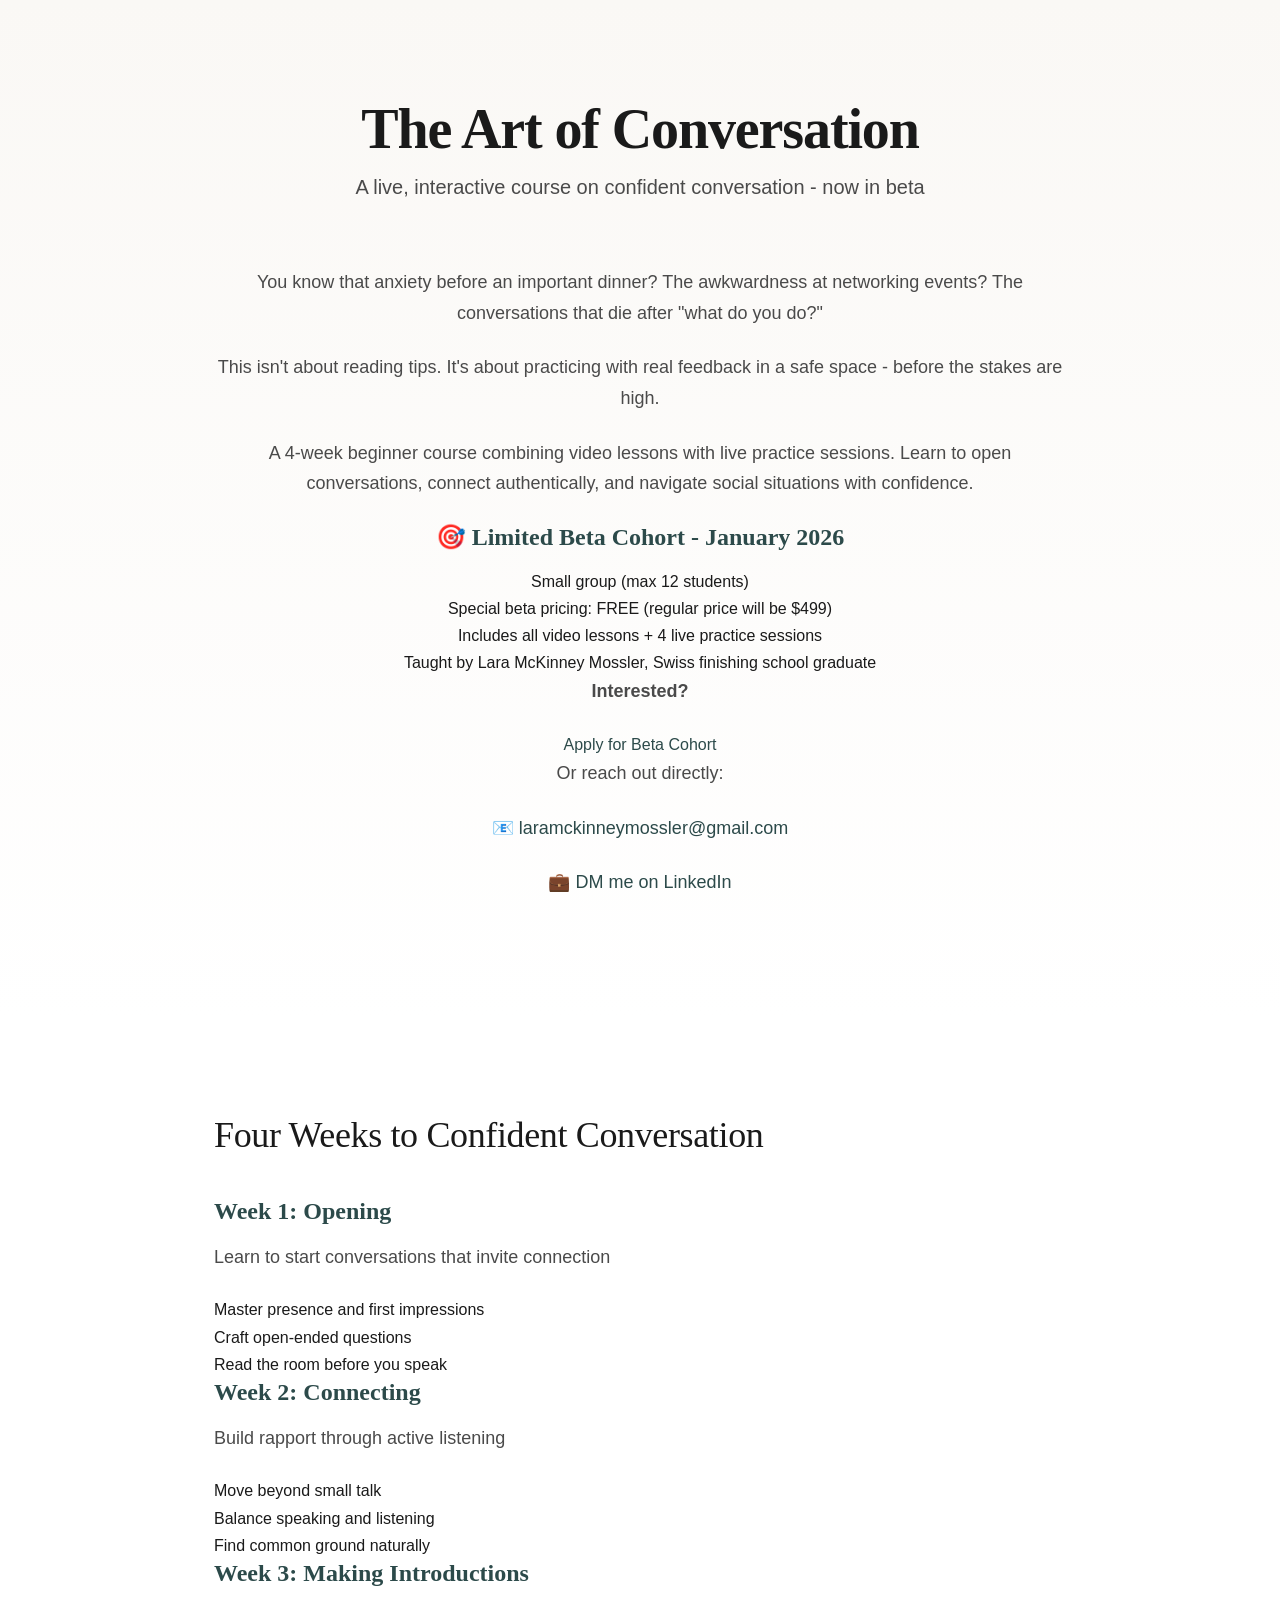
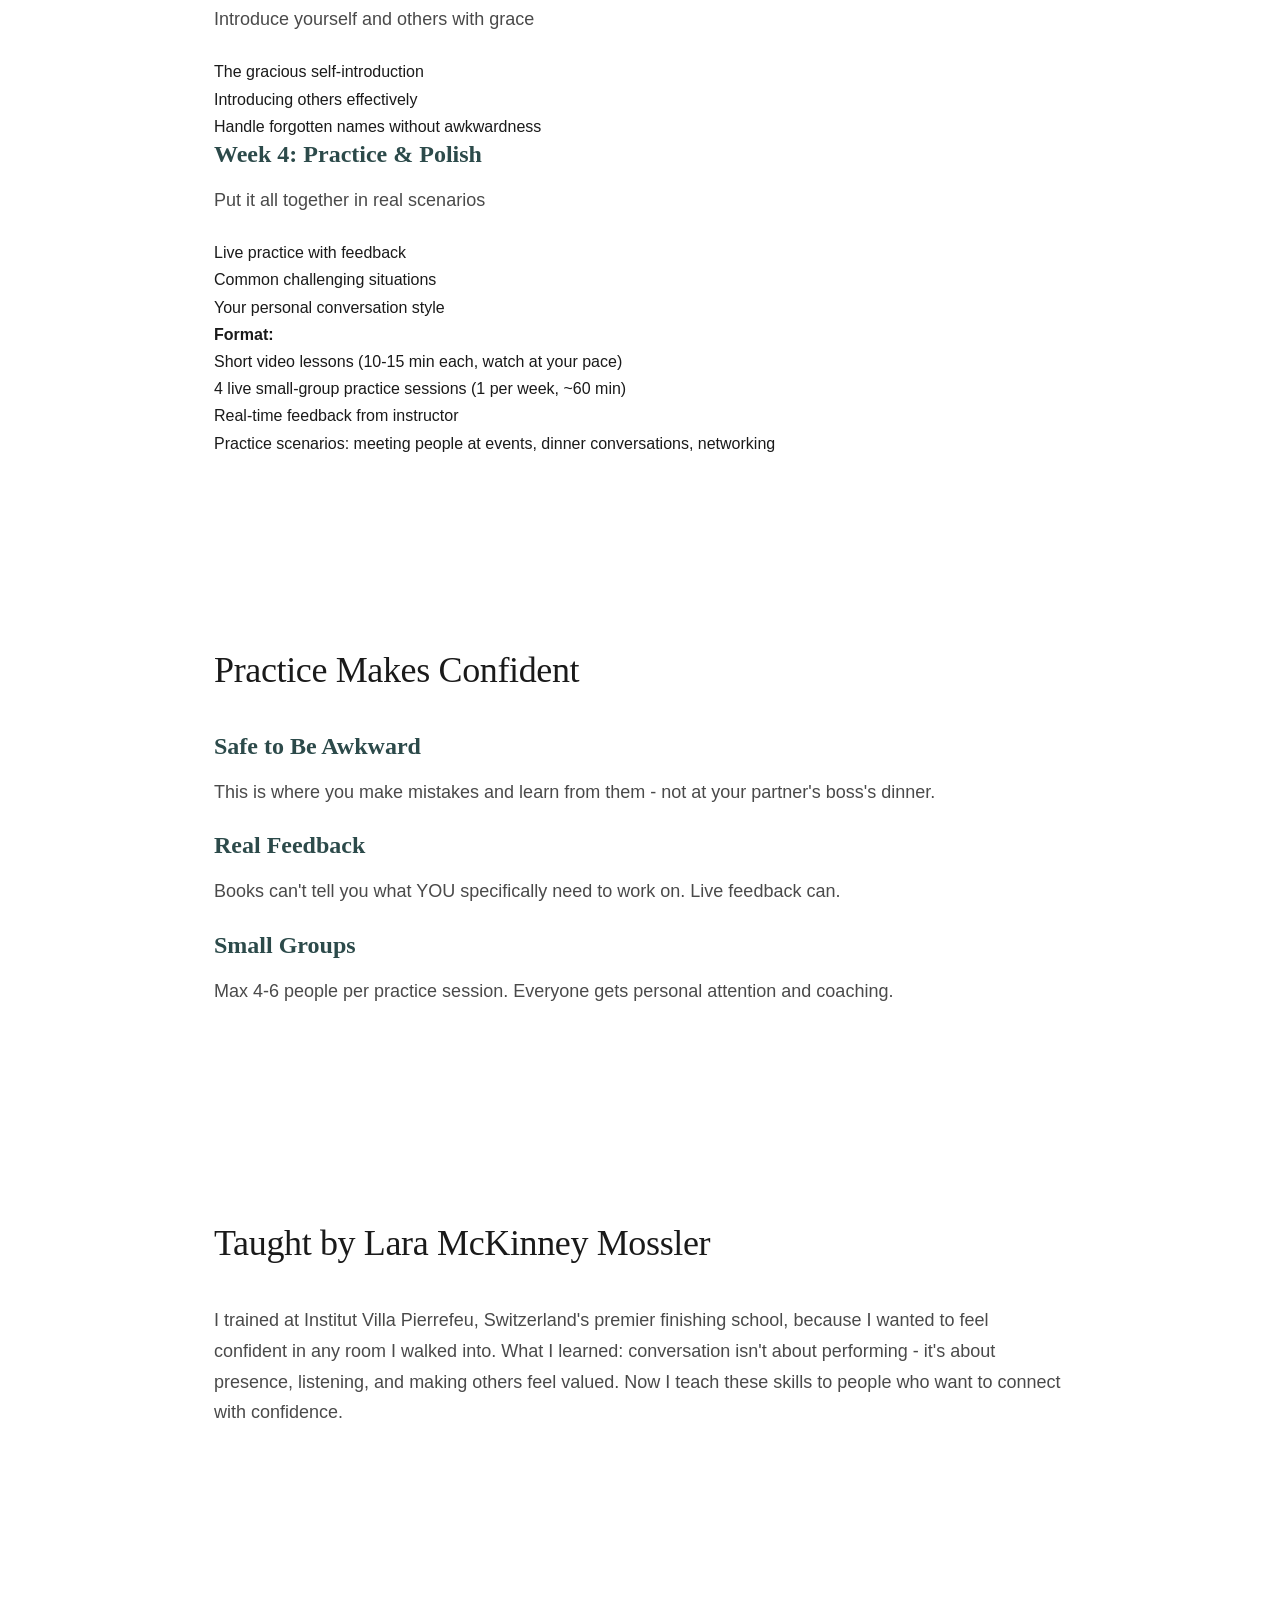
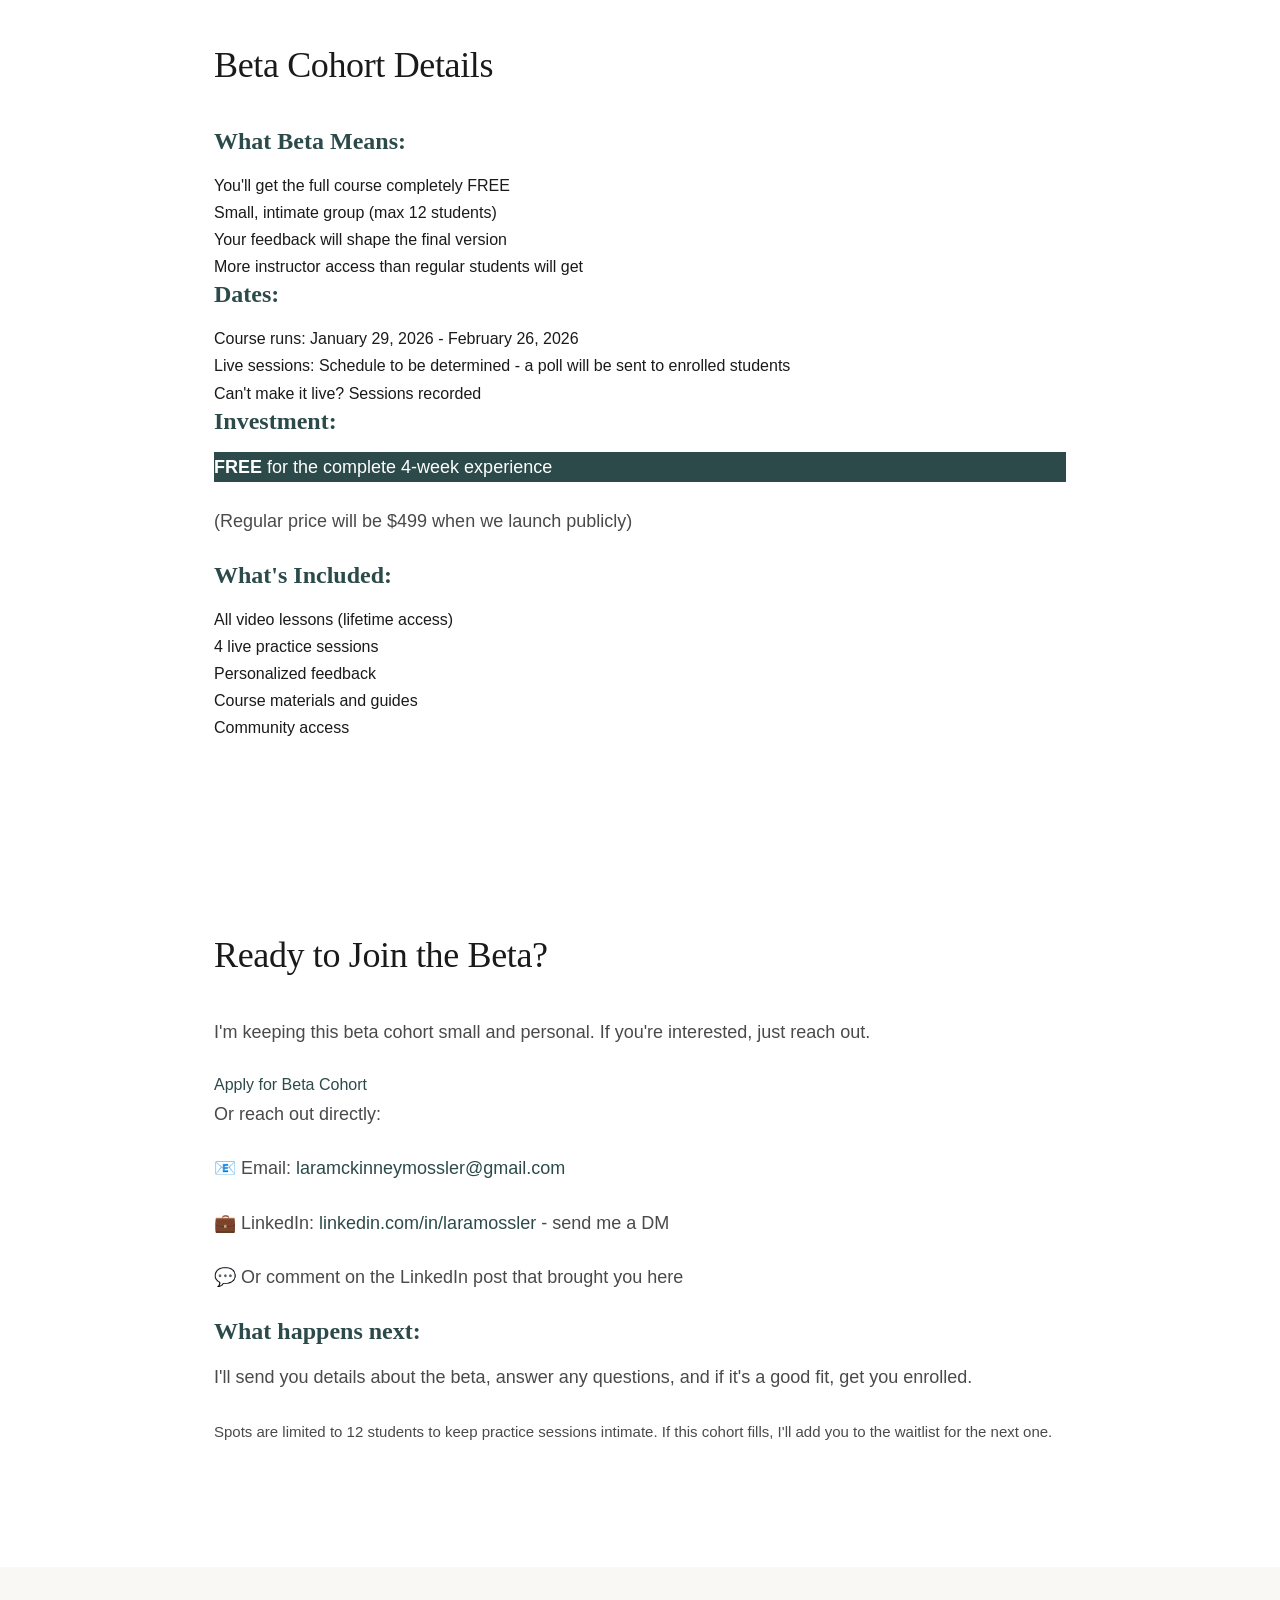
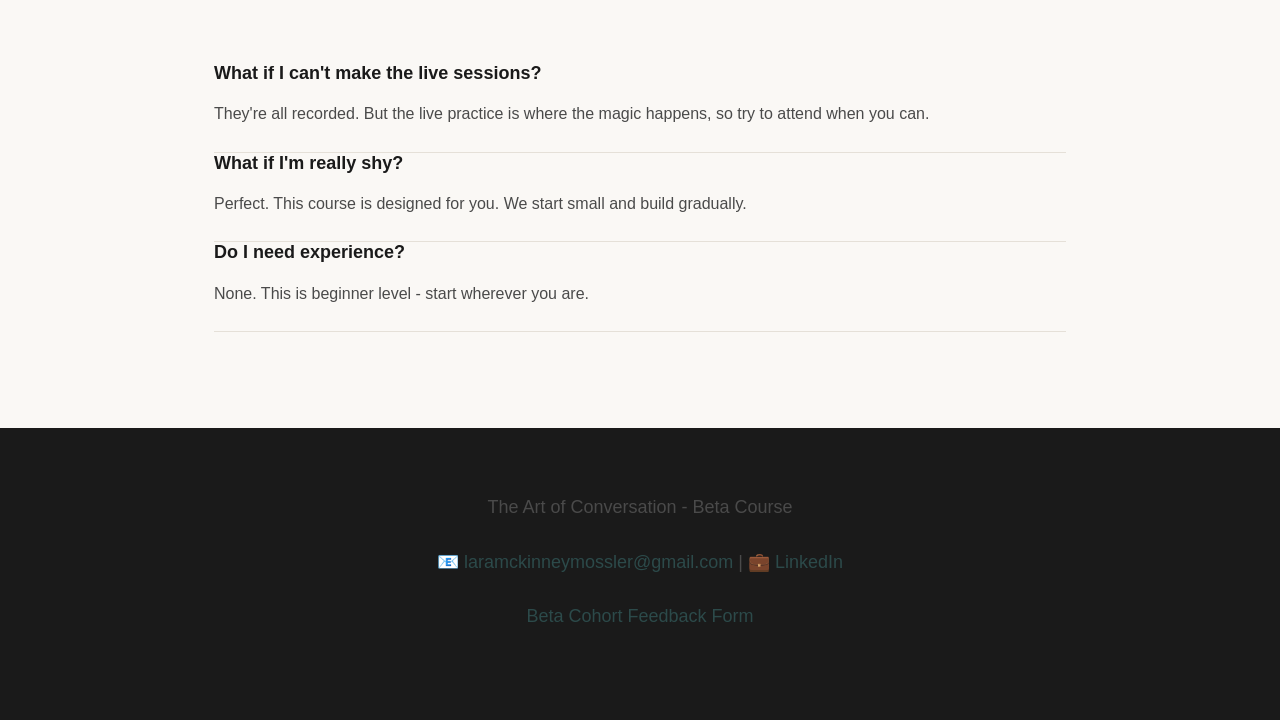
<file: index.html>
<!DOCTYPE html>
<html lang="en">
<head>
    <meta charset="UTF-8">
    <meta name="viewport" content="width=device-width, initial-scale=1.0">
    <meta name="description" content="The Art of Conversation - A live, interactive course on confident conversation. Beta cohort now enrolling.">
    <title>The Art of Conversation - Beta Course</title>
    <link rel="stylesheet" href="styles.css">
</head>
<body>
    <!-- Hero Section -->
    <section class="hero">
        <div class="container">
            <h1>The Art of Conversation</h1>
            <p class="subheadline">A live, interactive course on confident conversation - now in beta</p>

            <p class="intro">
                You know that anxiety before an important dinner? The awkwardness at networking events?
                The conversations that die after "what do you do?"
            </p>

            <p class="intro">
                This isn't about reading tips. It's about practicing with real feedback in a safe space -
                before the stakes are high.
            </p>

            <p class="intro-bold">
                A 4-week beginner course combining video lessons with live practice sessions.
                Learn to open conversations, connect authentically, and navigate social situations with confidence.
            </p>

            <div class="beta-box">
                <h3>🎯 Limited Beta Cohort - January 2026</h3>
                <ul>
                    <li>Small group (max 12 students)</li>
                    <li>Special beta pricing: FREE (regular price will be $499)</li>
                    <li>Includes all video lessons + 4 live practice sessions</li>
                    <li>Taught by Lara McKinney Mossler, Swiss finishing school graduate</li>
                </ul>
            </div>

            <div class="cta">
                <p><strong>Interested?</strong></p>
                <a href="https://laramckinneymossler.typeform.com/to/tzTgqAyZ" class="signup-button" target="_blank" rel="noopener">Apply for Beta Cohort</a>
                <p class="or-divider">Or reach out directly:</p>
                <p>📧 <a href="mailto:laramckinneymossler@gmail.com">laramckinneymossler@gmail.com</a></p>
                <p>💼 <a href="https://www.linkedin.com/in/laramossler/" target="_blank" rel="noopener">DM me on LinkedIn</a></p>
            </div>
        </div>
    </section>

    <!-- What You'll Learn Section -->
    <section class="curriculum">
        <div class="container">
            <h2>Four Weeks to Confident Conversation</h2>

            <div class="week">
                <h3>Week 1: Opening</h3>
                <p class="week-tagline">Learn to start conversations that invite connection</p>
                <ul>
                    <li>Master presence and first impressions</li>
                    <li>Craft open-ended questions</li>
                    <li>Read the room before you speak</li>
                </ul>
            </div>

            <div class="week">
                <h3>Week 2: Connecting</h3>
                <p class="week-tagline">Build rapport through active listening</p>
                <ul>
                    <li>Move beyond small talk</li>
                    <li>Balance speaking and listening</li>
                    <li>Find common ground naturally</li>
                </ul>
            </div>

            <div class="week">
                <h3>Week 3: Making Introductions</h3>
                <p class="week-tagline">Introduce yourself and others with grace</p>
                <ul>
                    <li>The gracious self-introduction</li>
                    <li>Introducing others effectively</li>
                    <li>Handle forgotten names without awkwardness</li>
                </ul>
            </div>

            <div class="week">
                <h3>Week 4: Practice & Polish</h3>
                <p class="week-tagline">Put it all together in real scenarios</p>
                <ul>
                    <li>Live practice with feedback</li>
                    <li>Common challenging situations</li>
                    <li>Your personal conversation style</li>
                </ul>
            </div>

            <div class="format-box">
                <h4>Format:</h4>
                <ul>
                    <li>Short video lessons (10-15 min each, watch at your pace)</li>
                    <li>4 live small-group practice sessions (1 per week, ~60 min)</li>
                    <li>Real-time feedback from instructor</li>
                    <li>Practice scenarios: meeting people at events, dinner conversations, networking</li>
                </ul>
            </div>
        </div>
    </section>

    <!-- Why This Works Section -->
    <section class="why-works">
        <div class="container">
            <h2>Practice Makes Confident</h2>

            <div class="reason">
                <h3>Safe to Be Awkward</h3>
                <p>This is where you make mistakes and learn from them - not at your partner's boss's dinner.</p>
            </div>

            <div class="reason">
                <h3>Real Feedback</h3>
                <p>Books can't tell you what YOU specifically need to work on. Live feedback can.</p>
            </div>

            <div class="reason">
                <h3>Small Groups</h3>
                <p>Max 4-6 people per practice session. Everyone gets personal attention and coaching.</p>
            </div>
        </div>
    </section>

    <!-- About Section -->
    <section class="about">
        <div class="container">
            <h2>Taught by Lara McKinney Mossler</h2>
            <div class="about-content">
                <!-- Add your photo here with: <img src="your-photo.jpg" alt="Lara McKinney Mossler" class="instructor-photo"> -->
                <p>
                    I trained at Institut Villa Pierrefeu, Switzerland's premier finishing school,
                    because I wanted to feel confident in any room I walked into. What I learned:
                    conversation isn't about performing - it's about presence, listening, and making
                    others feel valued. Now I teach these skills to people who want to connect with confidence.
                </p>
            </div>
        </div>
    </section>

    <!-- Beta Details Section -->
    <section class="beta-details">
        <div class="container">
            <h2>Beta Cohort Details</h2>

            <div class="detail-group">
                <h3>What Beta Means:</h3>
                <ul>
                    <li>You'll get the full course completely FREE</li>
                    <li>Small, intimate group (max 12 students)</li>
                    <li>Your feedback will shape the final version</li>
                    <li>More instructor access than regular students will get</li>
                </ul>
            </div>

            <div class="detail-group">
                <h3>Dates:</h3>
                <ul>
                    <li>Course runs: January 29, 2026 - February 26, 2026</li>
                    <li>Live sessions: Schedule to be determined - a poll will be sent to enrolled students</li>
                    <li>Can't make it live? Sessions recorded</li>
                </ul>
            </div>

            <div class="detail-group">
                <h3>Investment:</h3>
                <p class="pricing"><strong>FREE</strong> for the complete 4-week experience</p>
                <p class="regular-price">(Regular price will be $499 when we launch publicly)</p>
            </div>

            <div class="detail-group">
                <h3>What's Included:</h3>
                <ul>
                    <li>All video lessons (lifetime access)</li>
                    <li>4 live practice sessions</li>
                    <li>Personalized feedback</li>
                    <li>Course materials and guides</li>
                    <li>Community access</li>
                </ul>
            </div>
        </div>
    </section>

    <!-- How to Join Section -->
    <section class="how-to-join">
        <div class="container">
            <h2>Ready to Join the Beta?</h2>

            <p class="join-intro">
                I'm keeping this beta cohort small and personal. If you're interested, just reach out.
            </p>

            <a href="https://laramckinneymossler.typeform.com/to/tzTgqAyZ" class="signup-button" target="_blank" rel="noopener">Apply for Beta Cohort</a>

            <p class="or-divider">Or reach out directly:</p>

            <div class="contact-options">
                <p>📧 Email: <a href="mailto:laramckinneymossler@gmail.com">laramckinneymossler@gmail.com</a></p>
                <p>💼 LinkedIn: <a href="https://www.linkedin.com/in/laramossler/" target="_blank" rel="noopener">linkedin.com/in/laramossler</a> - send me a DM</p>
                <p>💬 Or comment on the LinkedIn post that brought you here</p>
            </div>

            <div class="next-steps">
                <h3>What happens next:</h3>
                <p>I'll send you details about the beta, answer any questions, and if it's a good fit, get you enrolled.</p>
            </div>

            <p class="limited-spots">
                <small>Spots are limited to 12 students to keep practice sessions intimate.
                If this cohort fills, I'll add you to the waitlist for the next one.</small>
            </p>
        </div>
    </section>

    <!-- FAQ Section -->
    <section class="faq">
        <div class="container">
            <div class="faq-item">
                <h3>What if I can't make the live sessions?</h3>
                <p>They're all recorded. But the live practice is where the magic happens, so try to attend when you can.</p>
            </div>

            <div class="faq-item">
                <h3>What if I'm really shy?</h3>
                <p>Perfect. This course is designed for you. We start small and build gradually.</p>
            </div>

            <div class="faq-item">
                <h3>Do I need experience?</h3>
                <p>None. This is beginner level - start wherever you are.</p>
            </div>
        </div>
    </section>

    <!-- Footer -->
    <footer>
        <div class="container">
            <p>The Art of Conversation - Beta Course</p>
            <p>📧 <a href="mailto:laramckinneymossler@gmail.com">laramckinneymossler@gmail.com</a> | 💼 <a href="https://www.linkedin.com/in/laramossler/" target="_blank" rel="noopener">LinkedIn</a></p>
            <p style="margin-top: 0.75rem;"><a href="feedback.html">Beta Cohort Feedback Form</a></p>
        </div>
    </footer>
</body>
</html>
</file>
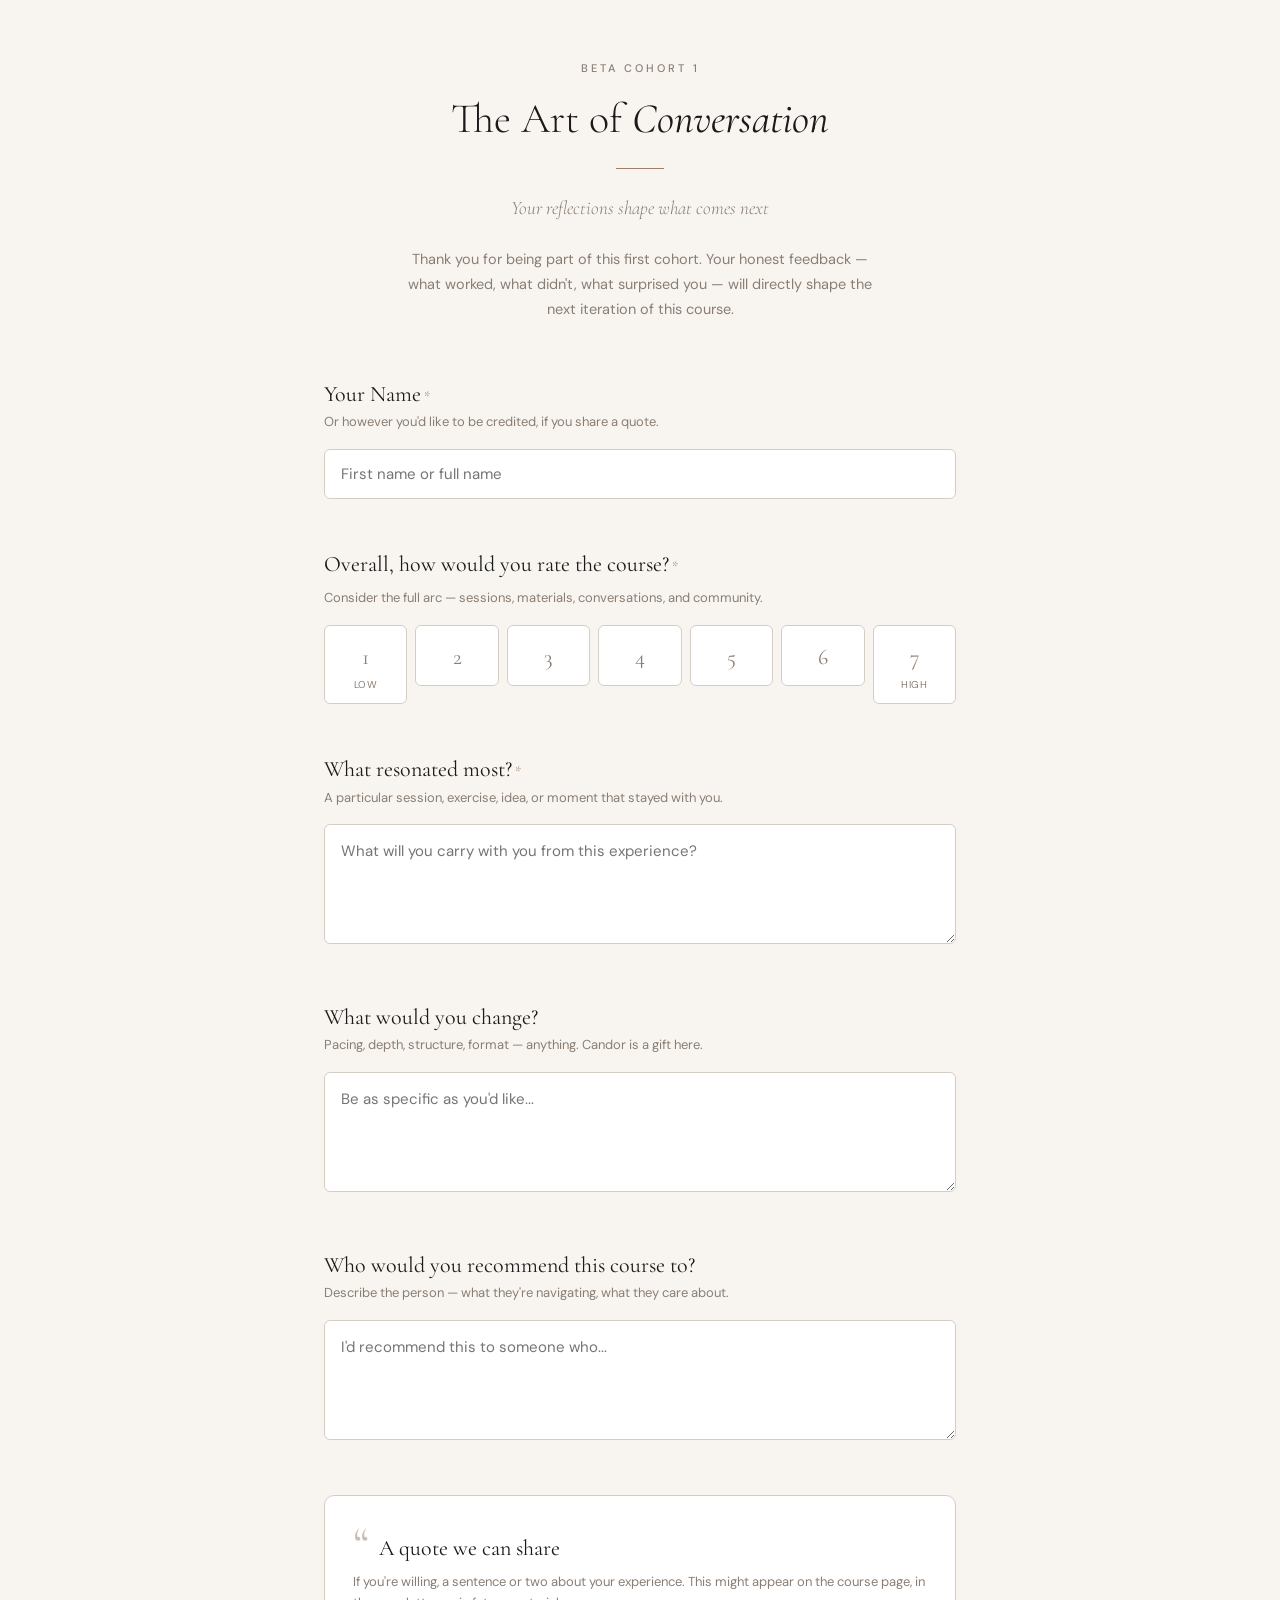
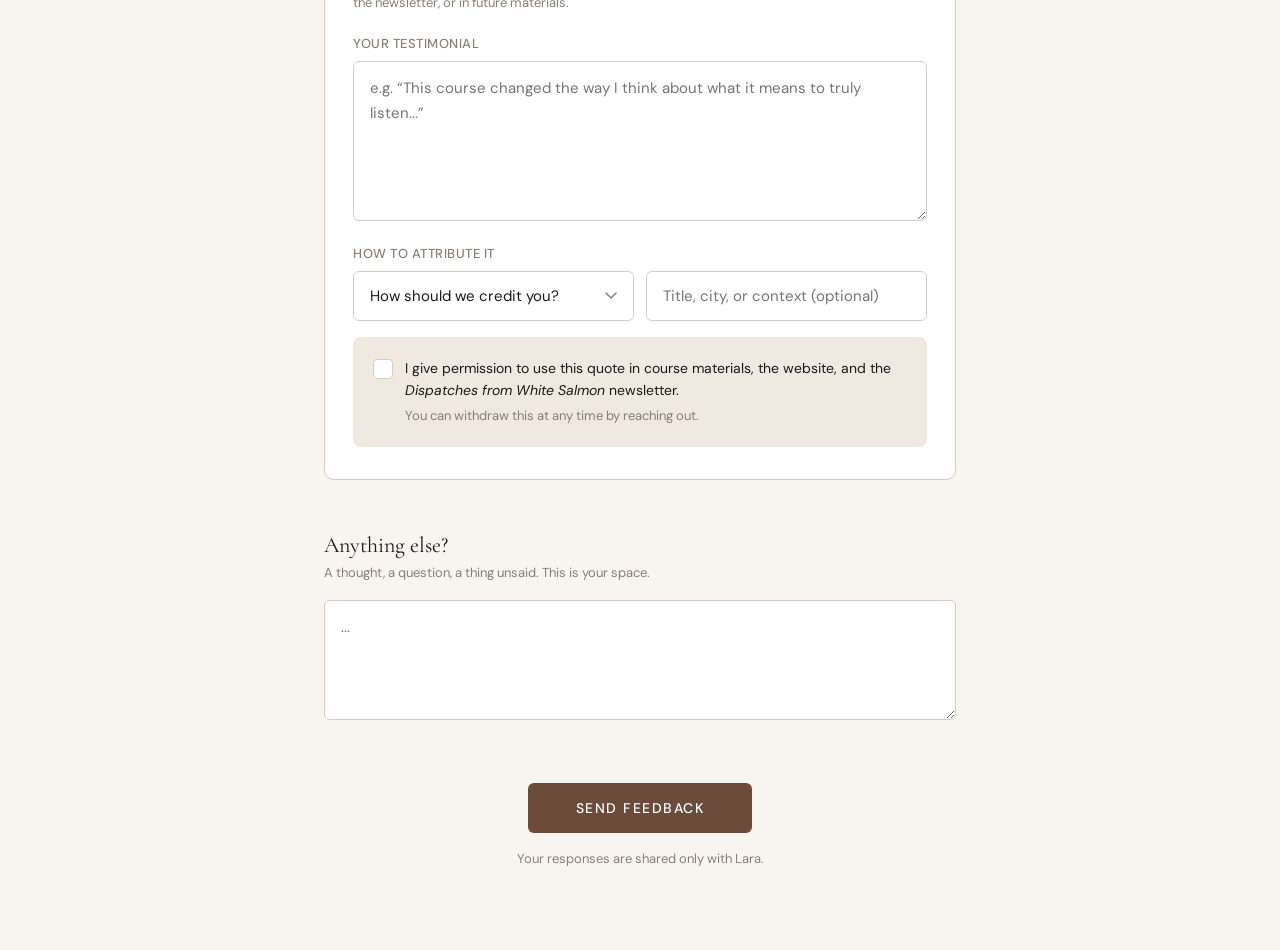
<file: feedback.html>
<!DOCTYPE html>
<html lang="en">
<head>
<meta charset="UTF-8">
<meta name="viewport" content="width=device-width, initial-scale=1.0">
<title>The Art of Conversation — Cohort Feedback</title>
<link href="https://fonts.googleapis.com/css2?family=Cormorant+Garamond:ital,wght@0,300;0,400;0,500;0,600;1,300;1,400;1,500&family=DM+Sans:ital,wght@0,300;0,400;0,500;1,300;1,400&display=swap" rel="stylesheet">
<style>
  :root {
    --ink: #1a1a1a;
    --paper: #f8f5f0;
    --cream: #efe9e0;
    --warm-gray: #8a7e74;
    --accent: #6b4c3b;
    --accent-light: #9e7e6b;
    --border: #d4cdc4;
    --white: #ffffff;
    --success: #4a6741;
    --error: #a04040;
  }

  * {
    margin: 0;
    padding: 0;
    box-sizing: border-box;
  }

  body {
    font-family: 'DM Sans', sans-serif;
    background: var(--paper);
    color: var(--ink);
    min-height: 100vh;
    line-height: 1.6;
    -webkit-font-smoothing: antialiased;
  }

  .page-wrapper {
    max-width: 680px;
    margin: 0 auto;
    padding: 60px 24px 80px;
  }

  /* Header */
  .form-header {
    text-align: center;
    margin-bottom: 56px;
    opacity: 0;
    animation: fadeUp 0.8s ease forwards;
  }

  .form-header .overline {
    font-family: 'DM Sans', sans-serif;
    font-size: 11px;
    font-weight: 500;
    letter-spacing: 3px;
    text-transform: uppercase;
    color: var(--warm-gray);
    margin-bottom: 16px;
  }

  .form-header h1 {
    font-family: 'Cormorant Garamond', serif;
    font-size: 42px;
    font-weight: 300;
    line-height: 1.2;
    color: var(--ink);
    margin-bottom: 8px;
  }

  .form-header h1 em {
    font-style: italic;
    font-weight: 400;
  }

  .form-header .subtitle {
    font-family: 'Cormorant Garamond', serif;
    font-size: 19px;
    font-weight: 300;
    font-style: italic;
    color: var(--warm-gray);
    margin-top: 12px;
  }

  .divider {
    width: 48px;
    height: 1px;
    background: var(--accent-light);
    margin: 24px auto;
  }

  .intro-text {
    font-size: 14.5px;
    color: var(--warm-gray);
    max-width: 480px;
    margin: 0 auto;
    text-align: center;
    line-height: 1.7;
  }

  /* Form Sections */
  .form-section {
    margin-bottom: 48px;
    opacity: 0;
    animation: fadeUp 0.8s ease forwards;
  }

  .form-section:nth-child(2) { animation-delay: 0.1s; }
  .form-section:nth-child(3) { animation-delay: 0.2s; }
  .form-section:nth-child(4) { animation-delay: 0.3s; }
  .form-section:nth-child(5) { animation-delay: 0.4s; }
  .form-section:nth-child(6) { animation-delay: 0.5s; }
  .form-section:nth-child(7) { animation-delay: 0.6s; }

  .section-label {
    font-family: 'Cormorant Garamond', serif;
    font-size: 22px;
    font-weight: 400;
    color: var(--ink);
    margin-bottom: 6px;
  }

  .section-hint {
    font-size: 13px;
    color: var(--warm-gray);
    margin-bottom: 16px;
    line-height: 1.6;
  }

  /* Input Styles */
  input[type="text"],
  input[type="email"],
  textarea,
  select {
    width: 100%;
    font-family: 'DM Sans', sans-serif;
    font-size: 15px;
    color: var(--ink);
    background: var(--white);
    border: 1px solid var(--border);
    border-radius: 6px;
    padding: 14px 16px;
    transition: border-color 0.3s ease, box-shadow 0.3s ease;
    outline: none;
  }

  input[type="text"]:focus,
  input[type="email"]:focus,
  textarea:focus,
  select:focus {
    border-color: var(--accent-light);
    box-shadow: 0 0 0 3px rgba(107, 76, 59, 0.08);
  }

  textarea {
    resize: vertical;
    min-height: 120px;
    line-height: 1.7;
  }

  textarea.tall {
    min-height: 160px;
  }

  select {
    appearance: none;
    background-image: url("data:image/svg+xml,%3Csvg xmlns='http://www.w3.org/2000/svg' width='12' height='8' viewBox='0 0 12 8'%3E%3Cpath d='M1 1l5 5 5-5' stroke='%238a7e74' stroke-width='1.5' fill='none' stroke-linecap='round'/%3E%3C/svg%3E");
    background-repeat: no-repeat;
    background-position: right 16px center;
    padding-right: 40px;
    cursor: pointer;
  }

  /* Rating Scale */
  .rating-group {
    display: flex;
    gap: 8px;
    margin-top: 4px;
  }

  .rating-option {
    flex: 1;
    position: relative;
  }

  .rating-option input {
    position: absolute;
    opacity: 0;
    width: 0;
    height: 0;
  }

  .rating-option label {
    display: flex;
    flex-direction: column;
    align-items: center;
    padding: 14px 8px 10px;
    background: var(--white);
    border: 1px solid var(--border);
    border-radius: 6px;
    cursor: pointer;
    transition: all 0.25s ease;
  }

  .rating-option label .number {
    font-family: 'Cormorant Garamond', serif;
    font-size: 22px;
    font-weight: 400;
    color: var(--warm-gray);
    transition: color 0.25s ease;
  }

  .rating-option label .label-text {
    font-size: 10px;
    color: var(--warm-gray);
    margin-top: 2px;
    text-transform: uppercase;
    letter-spacing: 0.5px;
    opacity: 0;
    height: 0;
    overflow: hidden;
    transition: opacity 0.25s ease;
  }

  .rating-option:first-child label .label-text,
  .rating-option:last-child label .label-text {
    opacity: 1;
    height: auto;
  }

  .rating-option label:hover {
    border-color: var(--accent-light);
    background: rgba(107, 76, 59, 0.03);
  }

  .rating-option input:checked + label {
    border-color: var(--accent);
    background: rgba(107, 76, 59, 0.06);
  }

  .rating-option input:checked + label .number {
    color: var(--accent);
    font-weight: 600;
  }

  /* Checkbox / Consent */
  .consent-group {
    display: flex;
    align-items: flex-start;
    gap: 12px;
    background: var(--cream);
    border-radius: 8px;
    padding: 20px;
    margin-top: 8px;
  }

  .consent-group input[type="checkbox"] {
    appearance: none;
    width: 20px;
    height: 20px;
    min-width: 20px;
    border: 1.5px solid var(--border);
    border-radius: 4px;
    background: var(--white);
    cursor: pointer;
    margin-top: 2px;
    transition: all 0.2s ease;
    position: relative;
  }

  .consent-group input[type="checkbox"]:checked {
    background: var(--accent);
    border-color: var(--accent);
  }

  .consent-group input[type="checkbox"]:checked::after {
    content: '';
    position: absolute;
    top: 3px;
    left: 6px;
    width: 5px;
    height: 9px;
    border: solid var(--white);
    border-width: 0 2px 2px 0;
    transform: rotate(45deg);
  }

  .consent-group label {
    font-size: 14px;
    color: var(--ink);
    line-height: 1.6;
    cursor: pointer;
  }

  .consent-group label span {
    color: var(--warm-gray);
    font-size: 13px;
    display: block;
    margin-top: 4px;
  }

  /* Quote Section Special Styling */
  .quote-section {
    background: var(--white);
    border: 1px solid var(--border);
    border-radius: 10px;
    padding: 32px 28px;
    margin-top: 8px;
  }

  .quote-section .section-label {
    display: flex;
    align-items: center;
    gap: 10px;
    margin-bottom: 4px;
  }

  .quote-section .section-label::before {
    content: '\201C';
    font-family: 'Cormorant Garamond', serif;
    font-size: 48px;
    line-height: 1;
    color: var(--accent-light);
    opacity: 0.5;
    margin-top: -8px;
  }

  .quote-section .inner-group {
    margin-top: 20px;
  }

  .quote-section .inner-group + .inner-group {
    margin-top: 16px;
  }

  .quote-section .inner-label {
    font-size: 13px;
    font-weight: 500;
    color: var(--warm-gray);
    margin-bottom: 6px;
    text-transform: uppercase;
    letter-spacing: 0.5px;
  }

  /* Attribution line */
  .attribution-row {
    display: grid;
    grid-template-columns: 1fr 1fr;
    gap: 12px;
  }

  @media (max-width: 480px) {
    .attribution-row {
      grid-template-columns: 1fr;
    }
  }

  /* Submit */
  .submit-section {
    text-align: center;
    margin-top: 56px;
    opacity: 0;
    animation: fadeUp 0.8s ease forwards;
    animation-delay: 0.7s;
  }

  .submit-btn {
    font-family: 'DM Sans', sans-serif;
    font-size: 14px;
    font-weight: 500;
    letter-spacing: 1.5px;
    text-transform: uppercase;
    color: var(--white);
    background: var(--accent);
    border: none;
    border-radius: 6px;
    padding: 16px 48px;
    cursor: pointer;
    transition: all 0.3s ease;
  }

  .submit-btn:hover {
    background: var(--ink);
    transform: translateY(-1px);
    box-shadow: 0 4px 16px rgba(26, 26, 26, 0.15);
  }

  .submit-btn:active {
    transform: translateY(0);
  }

  .submit-btn:disabled {
    opacity: 0.6;
    cursor: not-allowed;
    transform: none;
    box-shadow: none;
  }

  .submit-note {
    font-size: 13px;
    color: var(--warm-gray);
    margin-top: 16px;
  }

  /* Error message */
  .error-message {
    display: none;
    color: var(--error);
    font-size: 14px;
    margin-top: 12px;
    text-align: center;
  }

  /* Thank You State */
  .thank-you {
    display: none;
    text-align: center;
    padding: 80px 24px;
    animation: fadeUp 0.6s ease forwards;
  }

  .thank-you h2 {
    font-family: 'Cormorant Garamond', serif;
    font-size: 36px;
    font-weight: 300;
    color: var(--ink);
    margin-bottom: 12px;
  }

  .thank-you p {
    font-size: 15px;
    color: var(--warm-gray);
    max-width: 400px;
    margin: 0 auto;
    line-height: 1.7;
  }

  .thank-you .check-mark {
    width: 56px;
    height: 56px;
    border-radius: 50%;
    background: rgba(74, 103, 65, 0.1);
    display: flex;
    align-items: center;
    justify-content: center;
    margin: 0 auto 24px;
  }

  .thank-you .check-mark svg {
    width: 24px;
    height: 24px;
    stroke: var(--success);
  }

  /* Required asterisk */
  .required::after {
    content: ' *';
    color: var(--accent-light);
    font-size: 14px;
  }

  /* Animations */
  @keyframes fadeUp {
    from {
      opacity: 0;
      transform: translateY(16px);
    }
    to {
      opacity: 1;
      transform: translateY(0);
    }
  }

  @media (max-width: 600px) {
    .page-wrapper {
      padding: 40px 20px 60px;
    }
    .form-header h1 {
      font-size: 32px;
    }
    .rating-group {
      gap: 4px;
    }
    .rating-option label {
      padding: 12px 4px 8px;
    }
    .quote-section {
      padding: 24px 20px;
    }
  }
</style>
</head>
<body>

<div class="page-wrapper">

  <!-- Form -->
  <form id="feedbackForm">

    <div class="form-header">
      <p class="overline">Beta Cohort 1</p>
      <h1>The Art of <em>Conversation</em></h1>
      <div class="divider"></div>
      <p class="subtitle">Your reflections shape what comes next</p>
      <p class="intro-text" style="margin-top: 24px;">
        Thank you for being part of this first cohort. Your honest feedback — what worked, what didn't, what surprised you — will directly shape the next iteration of this course.
      </p>
    </div>

    <!-- Name -->
    <div class="form-section">
      <label class="section-label required" for="name">Your Name</label>
      <p class="section-hint">Or however you'd like to be credited, if you share a quote.</p>
      <input type="text" id="name" name="name" placeholder="First name or full name" required>
    </div>

    <!-- Overall Rating -->
    <div class="form-section">
      <p class="section-label required">Overall, how would you rate the course?</p>
      <p class="section-hint">Consider the full arc — sessions, materials, conversations, and community.</p>
      <div class="rating-group">
        <div class="rating-option">
          <input type="radio" name="rating" id="r1" value="1" required>
          <label for="r1">
            <span class="number">1</span>
            <span class="label-text">Low</span>
          </label>
        </div>
        <div class="rating-option">
          <input type="radio" name="rating" id="r2" value="2">
          <label for="r2">
            <span class="number">2</span>
          </label>
        </div>
        <div class="rating-option">
          <input type="radio" name="rating" id="r3" value="3">
          <label for="r3">
            <span class="number">3</span>
          </label>
        </div>
        <div class="rating-option">
          <input type="radio" name="rating" id="r4" value="4">
          <label for="r4">
            <span class="number">4</span>
          </label>
        </div>
        <div class="rating-option">
          <input type="radio" name="rating" id="r5" value="5">
          <label for="r5">
            <span class="number">5</span>
          </label>
        </div>
        <div class="rating-option">
          <input type="radio" name="rating" id="r6" value="6">
          <label for="r6">
            <span class="number">6</span>
          </label>
        </div>
        <div class="rating-option">
          <input type="radio" name="rating" id="r7" value="7">
          <label for="r7">
            <span class="number">7</span>
            <span class="label-text">High</span>
          </label>
        </div>
      </div>
    </div>

    <!-- What Resonated -->
    <div class="form-section">
      <label class="section-label required" for="resonated">What resonated most?</label>
      <p class="section-hint">A particular session, exercise, idea, or moment that stayed with you.</p>
      <textarea id="resonated" name="resonated" placeholder="What will you carry with you from this experience?" required></textarea>
    </div>

    <!-- What Could Improve -->
    <div class="form-section">
      <label class="section-label" for="improve">What would you change?</label>
      <p class="section-hint">Pacing, depth, structure, format — anything. Candor is a gift here.</p>
      <textarea id="improve" name="improve" placeholder="Be as specific as you'd like..."></textarea>
    </div>

    <!-- Would Recommend -->
    <div class="form-section">
      <label class="section-label" for="recommend">Who would you recommend this course to?</label>
      <p class="section-hint">Describe the person — what they're navigating, what they care about.</p>
      <textarea id="recommend" name="recommend" placeholder="I'd recommend this to someone who..."></textarea>
    </div>

    <!-- Quotable Moment / Testimonial -->
    <div class="form-section">
      <div class="quote-section">
        <p class="section-label">A quote we can share</p>
        <p class="section-hint" style="margin-bottom: 0;">If you're willing, a sentence or two about your experience. This might appear on the course page, in the newsletter, or in future materials.</p>

        <div class="inner-group">
          <p class="inner-label">Your testimonial</p>
          <textarea name="quote" id="quote" class="tall" placeholder="e.g. &ldquo;This course changed the way I think about what it means to truly listen...&rdquo;"></textarea>
        </div>

        <div class="inner-group">
          <p class="inner-label">How to attribute it</p>
          <div class="attribution-row">
            <select name="attribution_style" id="attribution_style">
              <option value="" disabled selected>How should we credit you?</option>
              <option value="full_name">Full name</option>
              <option value="first_name">First name only</option>
              <option value="initials">Initials only</option>
              <option value="anonymous">Anonymous</option>
            </select>
            <input type="text" name="attribution_detail" id="attribution_detail" placeholder="Title, city, or context (optional)">
          </div>
        </div>

        <div class="inner-group">
          <div class="consent-group">
            <input type="checkbox" id="quote_consent" name="quote_consent">
            <label for="quote_consent">
              I give permission to use this quote in course materials, the website, and the <em>Dispatches from White Salmon</em> newsletter.
              <span>You can withdraw this at any time by reaching out.</span>
            </label>
          </div>
        </div>
      </div>
    </div>

    <!-- Anything Else -->
    <div class="form-section">
      <label class="section-label" for="anything_else">Anything else?</label>
      <p class="section-hint">A thought, a question, a thing unsaid. This is your space.</p>
      <textarea id="anything_else" name="anything_else" placeholder="..."></textarea>
    </div>

    <!-- Submit -->
    <div class="submit-section">
      <button type="submit" class="submit-btn" id="submitBtn">Send Feedback</button>
      <p class="error-message" id="errorMessage">Something went wrong. Please try again, or email your feedback directly.</p>
      <p class="submit-note">Your responses are shared only with Lara.</p>
    </div>

  </form>

  <!-- Thank You -->
  <div class="thank-you" id="thankYou">
    <div class="check-mark">
      <svg viewBox="0 0 24 24" fill="none" stroke-width="2.5" stroke-linecap="round" stroke-linejoin="round">
        <polyline points="20 6 9 17 4 12"></polyline>
      </svg>
    </div>
    <h2>Thank you</h2>
    <p>Your reflections mean more than you know. They'll shape every cohort that follows this one.</p>
  </div>

</div>

<script>
  document.getElementById('feedbackForm').addEventListener('submit', function(e) {
    e.preventDefault();

    var btn = document.getElementById('submitBtn');
    var errorEl = document.getElementById('errorMessage');
    btn.disabled = true;
    btn.textContent = 'Sending...';
    errorEl.style.display = 'none';

    // Collect form data
    var formData = new FormData(this);
    formData.set('quote_consent', document.getElementById('quote_consent').checked ? 'Yes' : 'No');
    formData.set('submitted_at', new Date().toISOString());

    fetch('https://formspree.io/f/xzdaarwz', {
      method: 'POST',
      body: formData,
      headers: { 'Accept': 'application/json' }
    })
    .then(function(response) {
      if (response.ok) {
        document.getElementById('feedbackForm').style.display = 'none';
        document.getElementById('thankYou').style.display = 'block';
        window.scrollTo({ top: 0, behavior: 'smooth' });
      } else {
        throw new Error('Form submission failed');
      }
    })
    .catch(function() {
      errorEl.style.display = 'block';
      btn.disabled = false;
      btn.textContent = 'Send Feedback';
    });
  });
</script>

</body>
</html>
</file>
<file: styles.css>
/* ================================================
   The Art of Conversation - Landing Page Styles
   Sophisticated, minimal, European-influenced aesthetic
   ================================================ */

/* CSS Custom Properties */
:root {
    /* Colors - Muted, warm palette */
    --color-cream: #FAF8F5;
    --color-cream-dark: #F5F2ED;
    --color-gold: #C9A96E;
    --color-gold-light: #D4B87A;
    --color-gold-dark: #B8935A;
    --color-green-deep: #2C4A4A;
    --color-green-darker: #1E3535;
    --color-text-primary: #1A1A1A;
    --color-text-secondary: #4A4A4A;
    --color-text-muted: #6B6B6B;
    --color-border: #E5E0D8;
    --color-white: #FFFFFF;

    /* Typography */
    --font-serif: 'Cormorant Garamond', Georgia, 'Times New Roman', serif;
    --font-sans: 'Inter', -apple-system, BlinkMacSystemFont, 'Segoe UI', sans-serif;

    /* Spacing */
    --space-xs: 0.5rem;
    --space-sm: 1rem;
    --space-md: 1.5rem;
    --space-lg: 2.5rem;
    --space-xl: 4rem;
    --space-xxl: 6rem;

    /* Container */
    --container-max: 900px;
    --container-narrow: 700px;
}

/* Reset and Base */
*, *::before, *::after {
    margin: 0;
    padding: 0;
    box-sizing: border-box;
}

html {
    font-size: 16px;
    scroll-behavior: smooth;
}

body {
    font-family: var(--font-sans);
    font-weight: 400;
    line-height: 1.7;
    color: var(--color-text-primary);
    background-color: var(--color-white);
    -webkit-font-smoothing: antialiased;
    -moz-osx-font-smoothing: grayscale;
}

/* Typography */
h1, h2, h3 {
    font-family: var(--font-serif);
    font-weight: 500;
    line-height: 1.2;
    color: var(--color-text-primary);
}

h1 {
    font-size: 3.5rem;
    font-weight: 600;
    letter-spacing: -0.02em;
}

h2 {
    font-size: 2.25rem;
    margin-bottom: var(--space-lg);
    letter-spacing: -0.01em;
}

h3 {
    font-size: 1.5rem;
    font-weight: 600;
    margin-bottom: var(--space-sm);
    color: var(--color-green-deep);
}

p {
    font-size: 1.125rem;
    margin-bottom: var(--space-md);
    color: var(--color-text-secondary);
}

a {
    color: var(--color-green-deep);
    text-decoration: none;
    transition: color 0.2s ease;
}

a:hover {
    color: var(--color-gold-dark);
}

ul {
    list-style: none;
}

/* Container */
.container {
    max-width: var(--container-max);
    margin: 0 auto;
    padding: 0 var(--space-md);
}

/* Sections */
section {
    padding: var(--space-xxl) 0;
}

/* ================================================
   Hero Section
   ================================================ */
.hero {
    min-height: 80vh;
    display: flex;
    align-items: center;
    justify-content: center;
    text-align: center;
    padding: var(--space-xxl) 0;
    background: linear-gradient(180deg, var(--color-cream) 0%, var(--color-white) 100%);
}

.hero h1 {
    margin-bottom: var(--space-xs);
}

.hero .tagline {
    font-family: var(--font-serif);
    font-size: 1.75rem;
    font-style: italic;
    font-weight: 400;
    color: var(--color-gold-dark);
    margin-bottom: var(--space-lg);
}

.hero .subheadline {
    font-size: 1.25rem;
    font-weight: 300;
    color: var(--color-text-secondary);
    max-width: 600px;
    margin: 0 auto var(--space-xl);
    line-height: 1.6;
}

.hero .social-proof {
    font-size: 0.95rem;
    font-style: italic;
    color: var(--color-text-muted);
    margin-top: var(--space-md);
    margin-bottom: 0;
}

/* CTA Buttons */
.cta-button {
    display: inline-block;
    font-family: var(--font-sans);
    font-size: 1rem;
    font-weight: 500;
    letter-spacing: 0.02em;
    padding: 1rem 2.5rem;
    border-radius: 2px;
    transition: all 0.3s ease;
    cursor: pointer;
    text-decoration: none;
}

.cta-button.primary {
    background-color: var(--color-green-deep);
    color: var(--color-white);
    border: 2px solid var(--color-green-deep);
}

.cta-button.primary:hover {
    background-color: var(--color-green-darker);
    border-color: var(--color-green-darker);
    color: var(--color-white);
    transform: translateY(-2px);
    box-shadow: 0 4px 20px rgba(44, 74, 74, 0.2);
}

.cta-button.large {
    font-size: 1.125rem;
    padding: 1.25rem 3rem;
}

/* ================================================
   Problem Section
   ================================================ */
.problem {
    background-color: var(--color-white);
}

.problem h2 {
    text-align: center;
    margin-bottom: var(--space-xl);
}

.problem-grid {
    max-width: var(--container-narrow);
    margin: 0 auto;
}

.problem-item {
    margin-bottom: var(--space-lg);
}

.problem-item:last-child {
    margin-bottom: 0;
}

.problem-item p {
    font-size: 1.125rem;
    line-height: 1.8;
    color: var(--color-text-secondary);
    margin-bottom: 0;
}

/* ================================================
   Solution Section
   ================================================ */
.solution {
    background-color: var(--color-cream);
}

.solution h2 {
    text-align: center;
}

.solution .section-intro {
    text-align: center;
    max-width: 650px;
    margin: 0 auto var(--space-xl);
    font-size: 1.125rem;
    color: var(--color-text-secondary);
}

.curriculum-grid {
    display: grid;
    grid-template-columns: repeat(2, 1fr);
    gap: var(--space-xl) var(--space-lg);
}

.curriculum-item {
    padding: var(--space-lg);
    background-color: var(--color-white);
    border-radius: 4px;
    border: 1px solid var(--color-border);
}

.curriculum-item h3 {
    font-size: 1.375rem;
    margin-bottom: var(--space-md);
    color: var(--color-green-deep);
}

.curriculum-item ul {
    margin: 0;
}

.curriculum-item li {
    font-size: 1rem;
    color: var(--color-text-secondary);
    margin-bottom: var(--space-sm);
    padding-left: 1.25rem;
    position: relative;
    line-height: 1.6;
}

.curriculum-item li:last-child {
    margin-bottom: 0;
}

.curriculum-item li::before {
    content: "";
    position: absolute;
    left: 0;
    top: 0.6rem;
    width: 6px;
    height: 6px;
    background-color: var(--color-gold);
    border-radius: 50%;
}

/* ================================================
   Authority Section
   ================================================ */
.authority {
    background-color: var(--color-white);
}

.authority h2 {
    text-align: center;
    margin-bottom: var(--space-xl);
}

.authority-content {
    max-width: var(--container-narrow);
    margin: 0 auto;
}

.authority-text p {
    font-size: 1.125rem;
    line-height: 1.8;
    color: var(--color-text-secondary);
    margin-bottom: var(--space-lg);
}

.authority-text p:last-child {
    margin-bottom: 0;
}

/* ================================================
   How It Works Section
   ================================================ */
.how-it-works {
    background-color: var(--color-cream);
}

.how-it-works h2 {
    text-align: center;
    margin-bottom: var(--space-xl);
}

.format-overview {
    display: grid;
    grid-template-columns: repeat(2, 1fr);
    gap: var(--space-md);
    margin-bottom: var(--space-xl);
}

.format-item {
    padding: var(--space-md) var(--space-lg);
    background-color: var(--color-white);
    border-left: 3px solid var(--color-gold);
}

.format-label {
    display: block;
    font-size: 0.875rem;
    font-weight: 500;
    text-transform: uppercase;
    letter-spacing: 0.08em;
    color: var(--color-text-muted);
    margin-bottom: var(--space-xs);
}

.format-value {
    display: block;
    font-family: var(--font-serif);
    font-size: 1.25rem;
    color: var(--color-text-primary);
}

.between-sessions,
.whats-included {
    max-width: var(--container-narrow);
    margin: 0 auto var(--space-xl);
}

.between-sessions:last-child,
.whats-included:last-child {
    margin-bottom: 0;
}

.between-sessions h3,
.whats-included h3 {
    font-size: 1.375rem;
    margin-bottom: var(--space-md);
    text-align: center;
}

.between-sessions p {
    text-align: center;
    color: var(--color-text-secondary);
    margin-bottom: 0;
}

.included-list {
    display: grid;
    grid-template-columns: repeat(2, 1fr);
    gap: var(--space-sm);
    max-width: 600px;
    margin: 0 auto;
}

.included-list li {
    font-size: 1rem;
    color: var(--color-text-secondary);
    padding-left: 1.5rem;
    position: relative;
}

.included-list li::before {
    content: "";
    position: absolute;
    left: 0;
    top: 0.45rem;
    width: 8px;
    height: 8px;
    border: 2px solid var(--color-gold);
    border-radius: 50%;
}

/* ================================================
   Who This Is For Section
   ================================================ */
.who-for {
    background-color: var(--color-white);
}

.who-for h2 {
    text-align: center;
    margin-bottom: var(--space-xl);
}

.persona-grid {
    display: grid;
    grid-template-columns: repeat(2, 1fr);
    gap: var(--space-lg);
    margin-bottom: var(--space-xl);
}

.persona {
    padding: var(--space-lg);
    background-color: var(--color-cream);
    border-radius: 4px;
}

.persona h3 {
    font-size: 1.25rem;
    color: var(--color-gold-dark);
    margin-bottom: var(--space-sm);
}

.persona p {
    font-size: 1rem;
    line-height: 1.7;
    color: var(--color-text-secondary);
    margin-bottom: 0;
}

.not-for {
    max-width: var(--container-narrow);
    margin: 0 auto;
    padding: var(--space-lg);
    background-color: var(--color-cream-dark);
    border-radius: 4px;
    text-align: center;
}

.not-for h3 {
    font-size: 1.125rem;
    color: var(--color-text-primary);
    margin-bottom: var(--space-sm);
}

.not-for p {
    font-size: 1rem;
    color: var(--color-text-secondary);
    margin-bottom: 0;
}

/* ================================================
   Pricing Section
   ================================================ */
.pricing {
    background-color: var(--color-green-deep);
    color: var(--color-white);
}

.pricing h2 {
    text-align: center;
    color: var(--color-white);
    margin-bottom: var(--space-xl);
}

.pricing-card {
    max-width: 550px;
    margin: 0 auto;
    text-align: center;
    padding: var(--space-xl);
    background-color: var(--color-white);
    border-radius: 4px;
}

.price {
    margin-bottom: var(--space-lg);
}

.price-amount {
    display: block;
    font-family: var(--font-serif);
    font-size: 3.5rem;
    font-weight: 600;
    color: var(--color-green-deep);
    line-height: 1;
    margin-bottom: var(--space-xs);
}

.price-label {
    font-size: 1rem;
    color: var(--color-text-muted);
}

.logistics {
    margin-bottom: var(--space-lg);
    padding: var(--space-md) 0;
    border-top: 1px solid var(--color-border);
    border-bottom: 1px solid var(--color-border);
}

.logistics-item {
    display: flex;
    justify-content: space-between;
    align-items: baseline;
    padding: var(--space-sm) 0;
}

.logistics-item:first-child {
    padding-top: 0;
}

.logistics-item:last-child {
    padding-bottom: 0;
}

.logistics-label {
    font-size: 0.9rem;
    font-weight: 500;
    color: var(--color-text-muted);
}

.logistics-value {
    font-size: 1rem;
    color: var(--color-text-primary);
    text-align: right;
}

.pricing-card .cta-button {
    margin-top: var(--space-sm);
}

/* ================================================
   FAQ Section
   ================================================ */
.faq {
    background-color: var(--color-cream);
}

.faq h2 {
    text-align: center;
    margin-bottom: var(--space-xl);
}

.faq-grid {
    display: grid;
    grid-template-columns: repeat(2, 1fr);
    gap: var(--space-lg);
}

.faq-item {
    padding-bottom: var(--space-md);
    border-bottom: 1px solid var(--color-border);
}

.faq-item h3 {
    font-size: 1.125rem;
    font-family: var(--font-sans);
    font-weight: 600;
    color: var(--color-text-primary);
    margin-bottom: var(--space-sm);
}

.faq-item p {
    font-size: 1rem;
    color: var(--color-text-secondary);
    margin-bottom: 0;
    line-height: 1.7;
}

/* ================================================
   Final CTA Section
   ================================================ */
.final-cta {
    background-color: var(--color-white);
    text-align: center;
    padding: var(--space-xxl) 0;
}

.final-cta h2 {
    margin-bottom: var(--space-md);
}

.final-cta .cta-text {
    font-size: 1.25rem;
    color: var(--color-text-secondary);
    margin-bottom: var(--space-lg);
}

.final-cta .questions {
    font-size: 1rem;
    color: var(--color-text-muted);
    margin-top: var(--space-lg);
    margin-bottom: 0;
}

.final-cta .questions a {
    color: var(--color-green-deep);
    text-decoration: underline;
    text-underline-offset: 3px;
}

/* ================================================
   Footer
   ================================================ */
footer {
    background-color: var(--color-text-primary);
    color: var(--color-white);
    padding: var(--space-xl) 0;
    text-align: center;
}

.footer-title {
    font-family: var(--font-serif);
    font-size: 1.375rem;
    font-weight: 500;
    color: var(--color-white);
    margin-bottom: var(--space-sm);
}

.footer-contact {
    font-size: 0.95rem;
    margin-bottom: var(--space-md);
}

.footer-contact a {
    color: var(--color-gold-light);
}

.footer-contact a:hover {
    color: var(--color-gold);
}

.footer-contact .separator {
    margin: 0 var(--space-sm);
    color: var(--color-text-muted);
}

.footer-tagline {
    font-family: var(--font-serif);
    font-style: italic;
    font-size: 1rem;
    color: var(--color-text-muted);
    margin-bottom: 0;
}

/* ================================================
   Responsive Design
   ================================================ */
@media (max-width: 900px) {
    :root {
        --space-xxl: 4rem;
    }

    h1 {
        font-size: 2.75rem;
    }

    h2 {
        font-size: 2rem;
    }

    .curriculum-grid,
    .persona-grid,
    .faq-grid {
        grid-template-columns: 1fr;
        gap: var(--space-md);
    }

    .format-overview {
        grid-template-columns: 1fr;
    }

    .included-list {
        grid-template-columns: 1fr;
    }
}

@media (max-width: 600px) {
    :root {
        --space-xl: 2.5rem;
        --space-xxl: 3rem;
    }

    html {
        font-size: 15px;
    }

    h1 {
        font-size: 2.25rem;
    }

    h2 {
        font-size: 1.75rem;
    }

    h3 {
        font-size: 1.25rem;
    }

    .hero {
        min-height: auto;
        padding: var(--space-xl) 0;
    }

    .hero .tagline {
        font-size: 1.375rem;
    }

    .hero .subheadline {
        font-size: 1.125rem;
    }

    .cta-button {
        padding: 0.875rem 2rem;
        width: 100%;
        text-align: center;
    }

    .cta-button.large {
        padding: 1rem 2rem;
    }

    .curriculum-item,
    .persona {
        padding: var(--space-md);
    }

    .pricing-card {
        padding: var(--space-lg);
    }

    .price-amount {
        font-size: 2.75rem;
    }

    .logistics-item {
        flex-direction: column;
        align-items: flex-start;
        gap: var(--space-xs);
    }

    .logistics-value {
        text-align: left;
    }

    .format-item {
        padding: var(--space-md);
    }
}

/* ================================================
   Print Styles
   ================================================ */
@media print {
    body {
        font-size: 12pt;
        color: #000;
        background: #fff;
    }

    section {
        page-break-inside: avoid;
        padding: 2rem 0;
    }

    .hero {
        min-height: auto;
    }

    .cta-button {
        border: 1px solid #000;
        background: none;
        color: #000;
    }

    a {
        text-decoration: underline;
    }

    a[href^="http"]:after {
        content: " (" attr(href) ")";
        font-size: 0.8em;
    }
}
</file>
